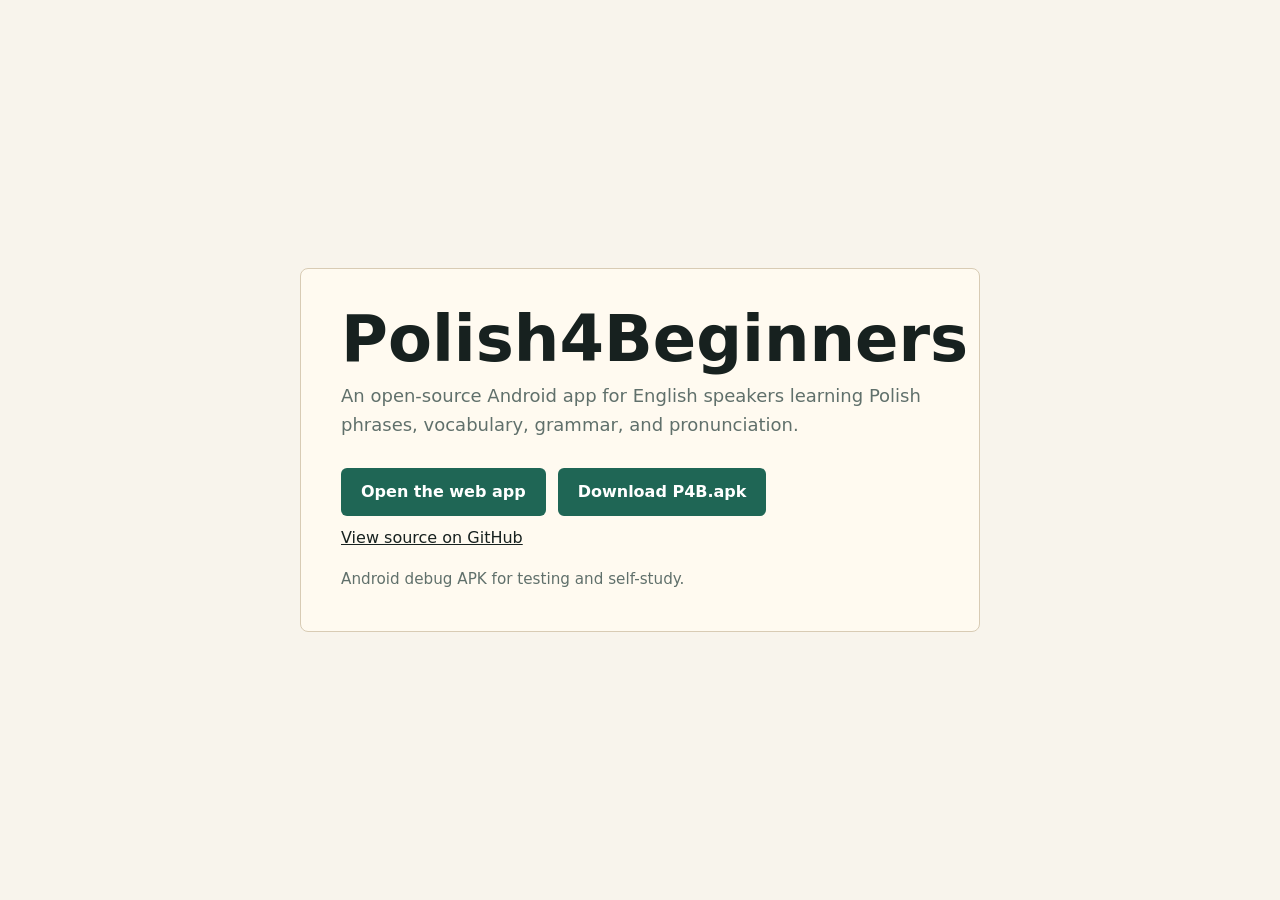
<file: docs/index.html>
<!doctype html>
<html lang="en">
  <head>
    <meta charset="utf-8">
    <meta name="viewport" content="width=device-width, initial-scale=1">
    <title>Polish4Beginners APK</title>
    <meta
      name="description"
      content="Download P4B, an open-source Polish for beginners Android app for English speakers."
    >
    <style>
      :root {
        color-scheme: light;
        --ink: #17211f;
        --muted: #60706b;
        --paper: #f8f4ec;
        --card: #fffaf0;
        --line: #d8cbb4;
        --accent: #1f6655;
        --accent-dark: #164b3f;
      }

      * {
        box-sizing: border-box;
      }

      body {
        margin: 0;
        min-height: 100vh;
        display: grid;
        place-items: center;
        padding: 24px;
        background: var(--paper);
        color: var(--ink);
        font-family: Inter, ui-sans-serif, system-ui, -apple-system, BlinkMacSystemFont, "Segoe UI", sans-serif;
      }

      main {
        width: min(100%, 680px);
        padding: 40px;
        border: 1px solid var(--line);
        border-radius: 8px;
        background: var(--card);
      }

      h1 {
        margin: 0 0 12px;
        font-size: clamp(2rem, 7vw, 4rem);
        line-height: 0.95;
      }

      p {
        margin: 0;
        color: var(--muted);
        font-size: 1.125rem;
        line-height: 1.6;
      }

      .actions {
        display: flex;
        flex-wrap: wrap;
        gap: 12px;
        margin-top: 28px;
      }

      a {
        color: inherit;
      }

      .button {
        min-height: 48px;
        display: inline-flex;
        align-items: center;
        justify-content: center;
        padding: 0 20px;
        border-radius: 6px;
        background: var(--accent);
        color: white;
        font-weight: 800;
        text-decoration: none;
      }

      .button:focus,
      .button:hover {
        background: var(--accent-dark);
      }

      .meta {
        margin-top: 20px;
        font-size: 0.95rem;
      }
    </style>
  </head>
  <body>
    <main>
      <h1>Polish4Beginners</h1>
      <p>An open-source Android app for English speakers learning Polish phrases, vocabulary, grammar, and pronunciation.</p>
      <div class="actions">
        <a class="button" href="app/">Open the web app</a>
        <a class="button" href="P4B.apk" download>Download P4B.apk</a>
        <a href="https://github.com/lida0407/Polish4Beginners-for-English-speakers">View source on GitHub</a>
      </div>
      <p class="meta">Android debug APK for testing and self-study.</p>
    </main>
  </body>
</html>
</file>
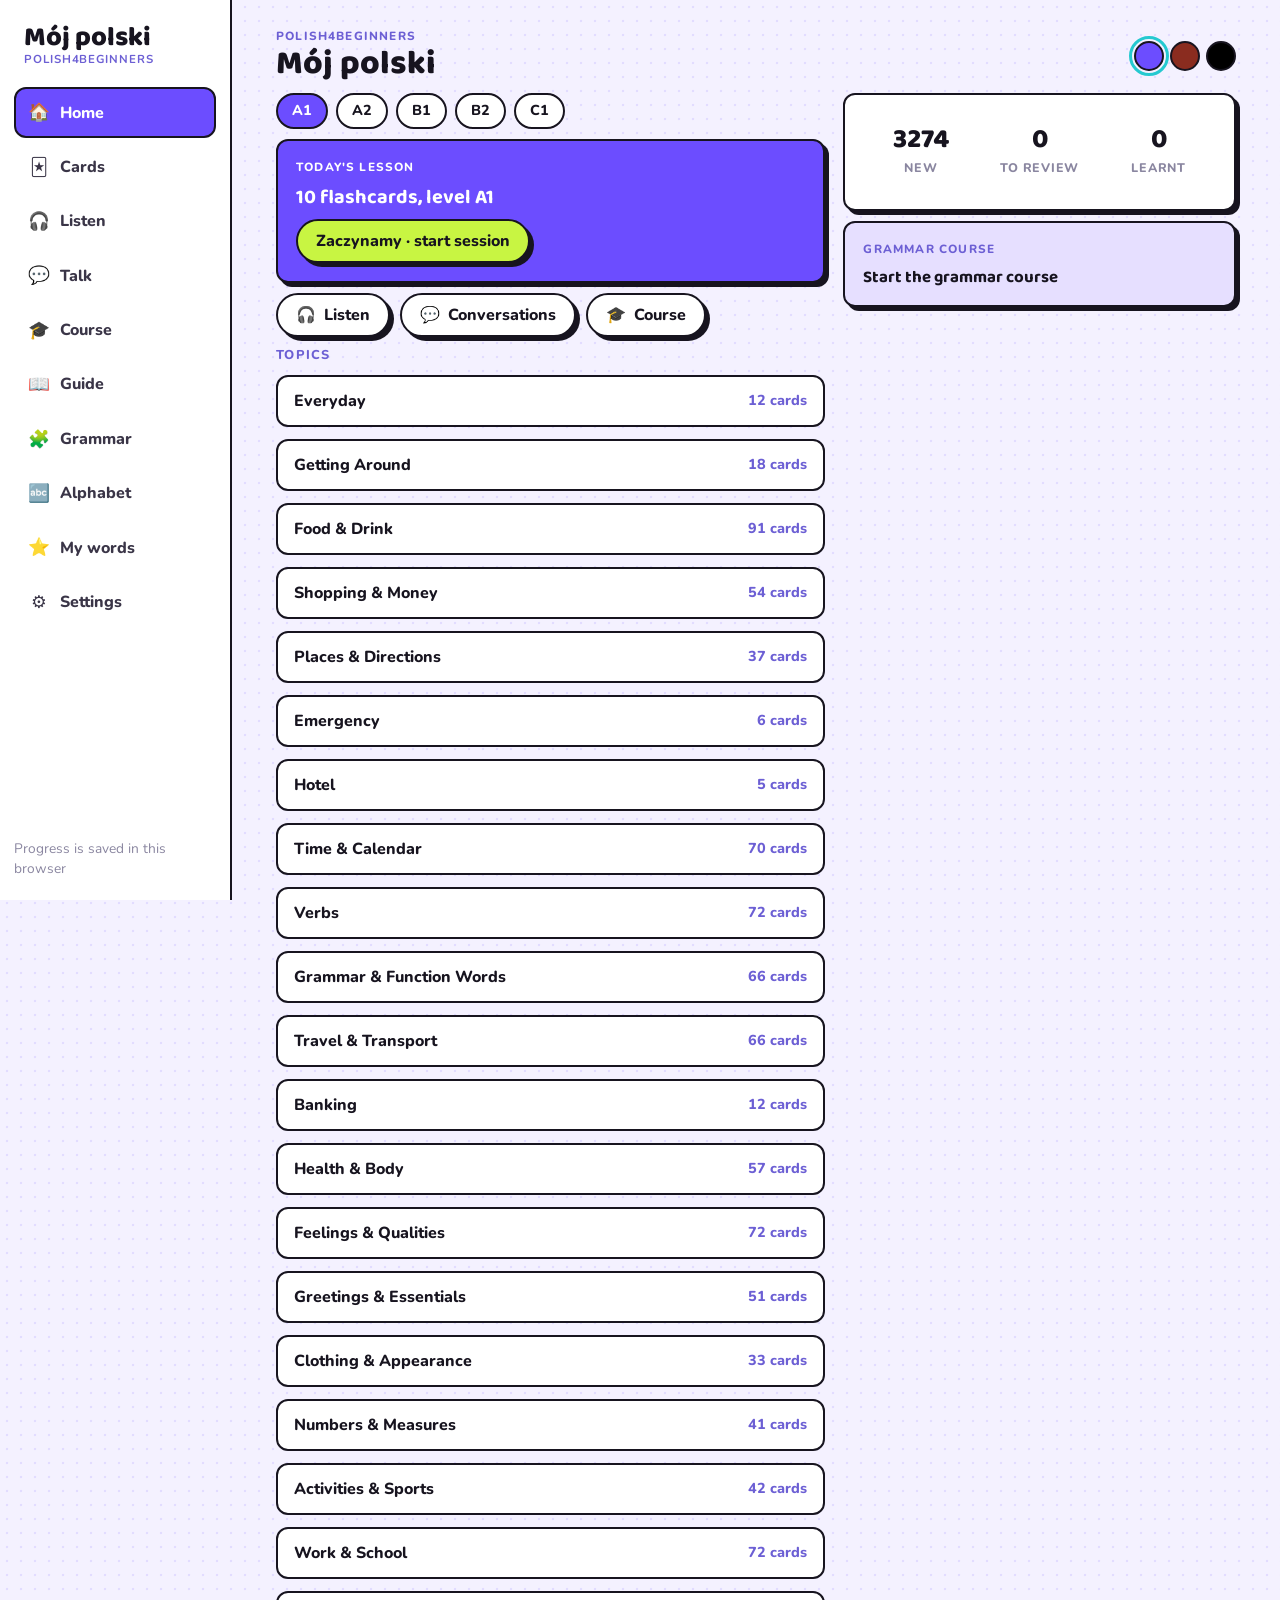
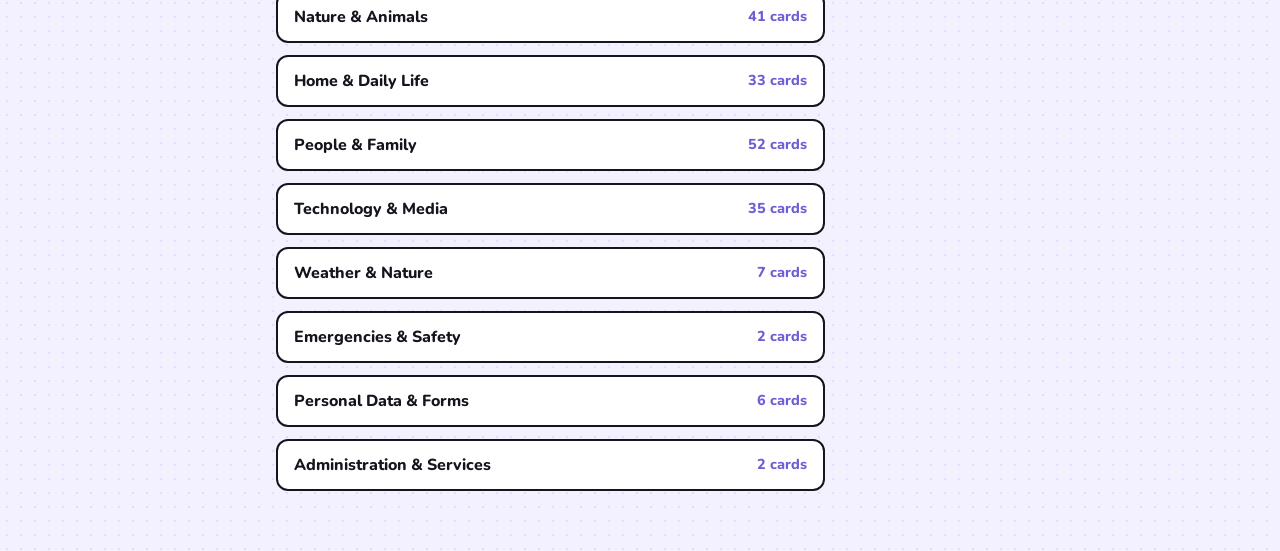
<file: docs/app/index.html>
<!doctype html>
<html lang="en" data-theme="Komiks">
<head>
<meta charset="utf-8">
<meta name="viewport" content="width=device-width, initial-scale=1, viewport-fit=cover">
<title>Polish4Beginners: learn Polish in your browser</title>
<meta name="description" content="Free Polish for English speakers: 3,000+ flashcards with audio, everyday conversations, a grammar course and listening practice. Works on phone and desktop, offline too.">
<meta name="theme-color" content="#6c4dff">
<link rel="manifest" href="manifest.webmanifest">
<link rel="icon" href="icons/icon-32.png" sizes="32x32">
<link rel="apple-touch-icon" href="icons/icon-180.png">
<link rel="preload" href="fonts/nunito-800.woff2" as="font" type="font/woff2" crossorigin>
<link rel="stylesheet" href="css/app.css">
<script>try{document.documentElement.dataset.theme=(JSON.parse(localStorage.getItem('p4b:settings')||'{}').theme)||'Komiks'}catch(e){}</script>
</head>
<body>
<div id="app">
  <nav class="nav" id="nav" aria-label="Main"></nav>
  <main id="main"><div class="loading">Ładowanie… loading</div></main>
</div>
<noscript>Polish4Beginners needs JavaScript.</noscript>
<script type="module" src="js/app.js"></script>
</body>
</html>
</file>
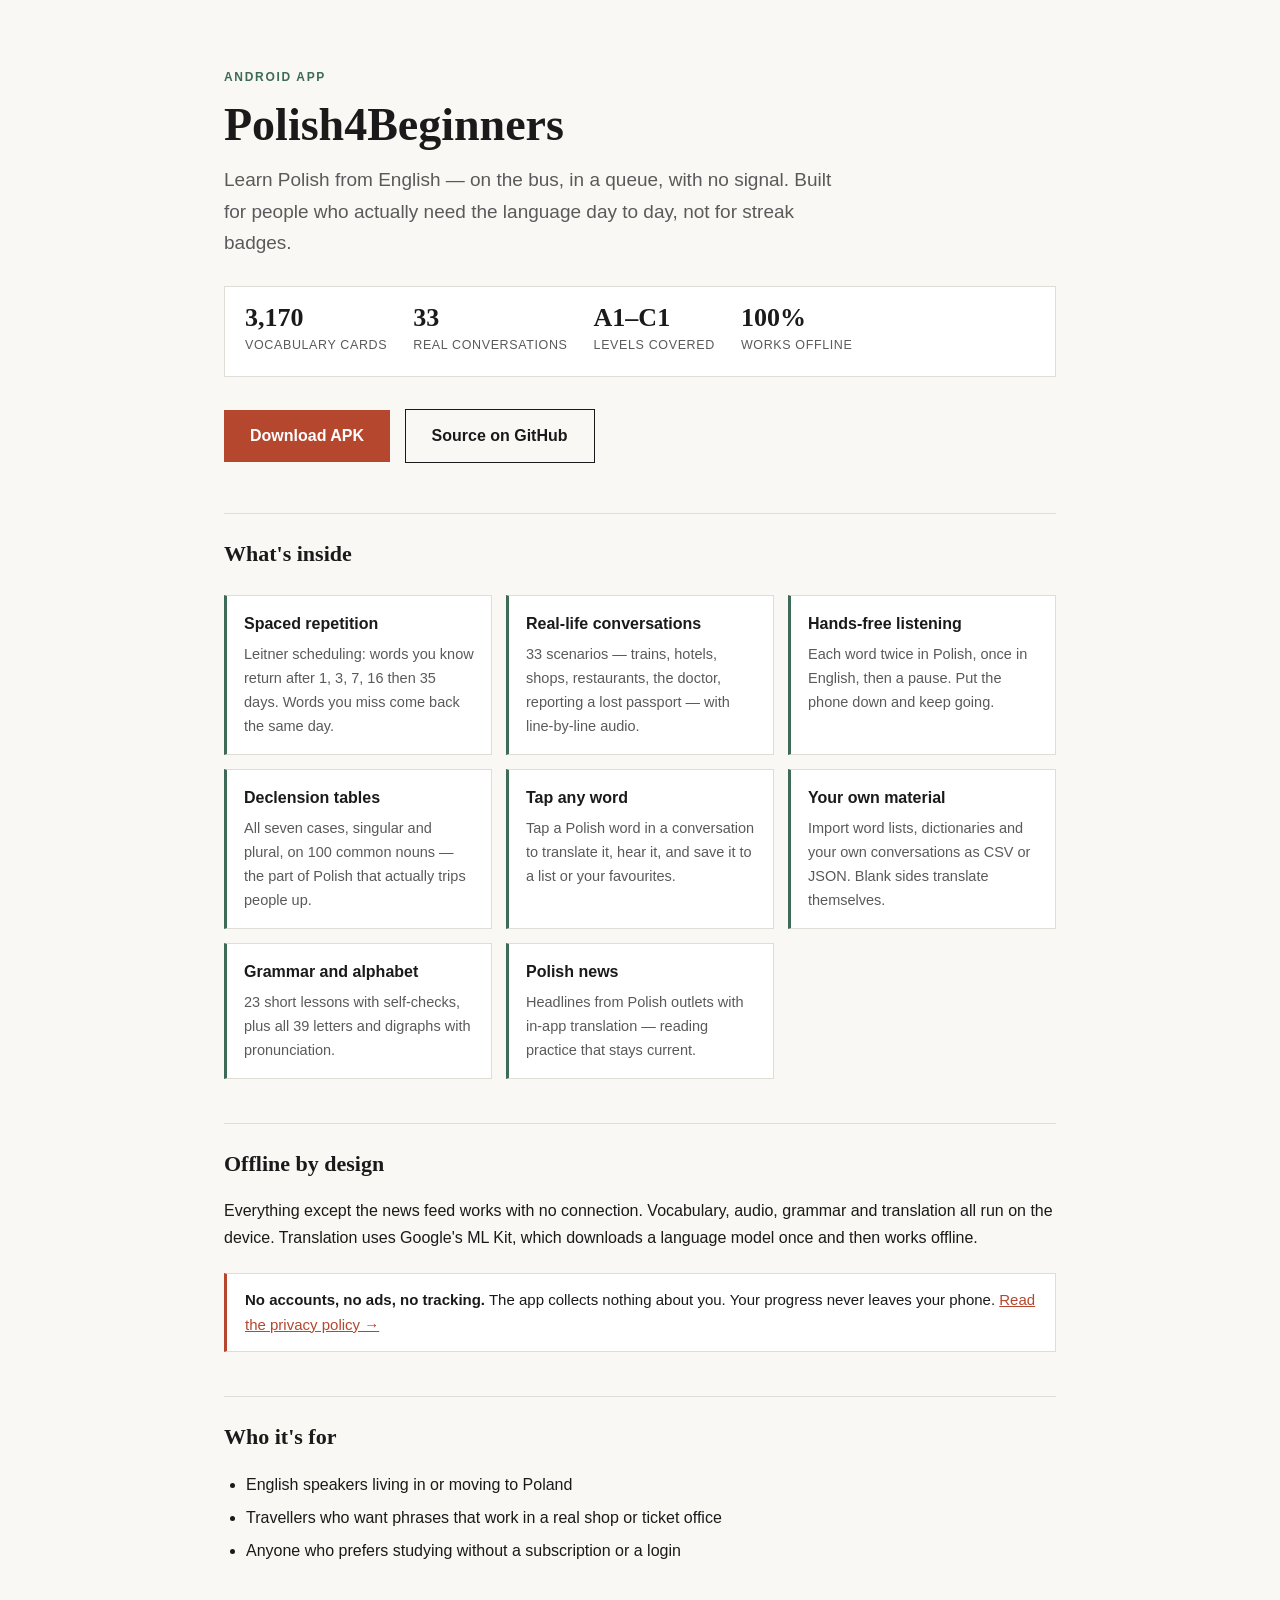
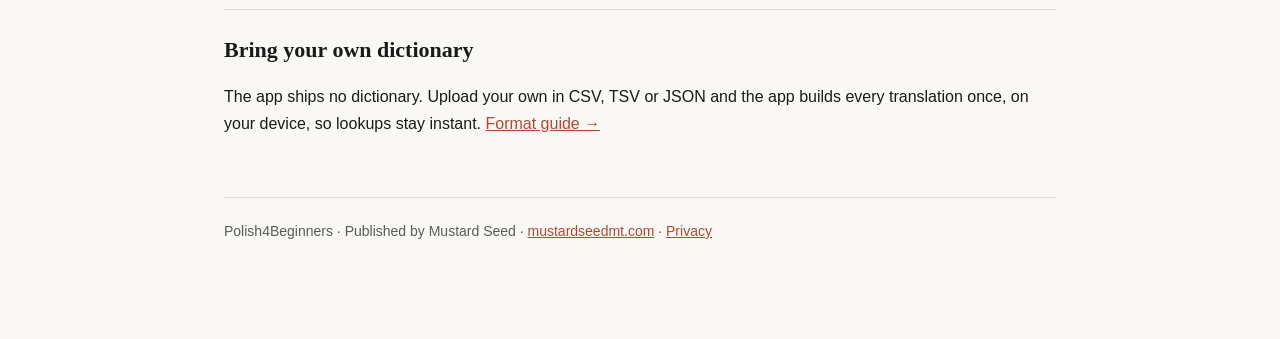
<file: docs/polish4beginners.html>
<!doctype html>
<html lang="en">
<head>
<meta charset="utf-8">
<meta name="viewport" content="width=device-width, initial-scale=1">
<title>Polish4Beginners — Learn Polish offline, from English</title>
<meta name="description" content="An offline-first Android app for English speakers learning Polish: 3,170 vocabulary cards, spaced repetition, 33 real-life conversations, grammar, declension tables and hands-free listening.">
<style>
  :root{--ink:#1a1a1a;--muted:#5a5a5a;--line:#e0ddd6;--bg:#faf8f4;--panel:#fff;
        --accent:#b4472e;--accent2:#3d6b57}
  *{box-sizing:border-box}
  body{margin:0;background:var(--bg);color:var(--ink);
       font:16px/1.65 -apple-system,BlinkMacSystemFont,"Segoe UI",Roboto,Helvetica,Arial,sans-serif}
  .wrap{max-width:880px;margin:0 auto;padding:56px 24px 96px}
  .kicker{letter-spacing:.14em;text-transform:uppercase;font-size:12px;
          font-weight:700;color:var(--accent2)}
  h1{font-size:clamp(32px,5vw,46px);line-height:1.1;margin:10px 0 14px;
     font-family:Georgia,"Times New Roman",serif}
  .lede{font-size:19px;color:var(--muted);margin:0 0 28px;max-width:60ch}
  h2{font-size:22px;margin:44px 0 14px;padding-top:22px;border-top:1px solid var(--line);
     font-family:Georgia,"Times New Roman",serif}
  .grid{display:grid;grid-template-columns:repeat(auto-fit,minmax(230px,1fr));gap:14px;margin:22px 0}
  .card{background:var(--panel);border:1px solid var(--line);border-left:3px solid var(--accent2);
        padding:15px 17px}
  .card h3{margin:0 0 6px;font-size:16px}
  .card p{margin:0;font-size:14.5px;color:var(--muted)}
  .stats{display:flex;flex-wrap:wrap;gap:26px;margin:26px 0;padding:18px 20px;
         background:var(--panel);border:1px solid var(--line)}
  .stat b{display:block;font-size:26px;font-family:Georgia,serif;line-height:1}
  .stat span{font-size:12.5px;color:var(--muted);letter-spacing:.05em;text-transform:uppercase}
  .cta{display:inline-block;background:var(--accent);color:#fff;text-decoration:none;
       padding:13px 26px;font-weight:600;margin:6px 10px 6px 0}
  .cta.ghost{background:transparent;color:var(--ink);border:1.5px solid var(--ink)}
  ul{padding-left:22px}li{margin:7px 0}
  a{color:var(--accent)}
  .note{background:var(--panel);border:1px solid var(--line);border-left:3px solid var(--accent);
        padding:14px 18px;margin:22px 0;font-size:15px}
  footer{margin-top:60px;padding-top:22px;border-top:1px solid var(--line);
         color:var(--muted);font-size:14px}
</style>
</head>
<body>
<div class="wrap">

  <p class="kicker">Android app</p>
  <h1>Polish4Beginners</h1>
  <p class="lede">Learn Polish from English — on the bus, in a queue, with no signal.
  Built for people who actually need the language day to day, not for streak badges.</p>

  <div class="stats">
    <div class="stat"><b>3,170</b><span>Vocabulary cards</span></div>
    <div class="stat"><b>33</b><span>Real conversations</span></div>
    <div class="stat"><b>A1–C1</b><span>Levels covered</span></div>
    <div class="stat"><b>100%</b><span>Works offline</span></div>
  </div>

  <a class="cta" href="https://lida0407.github.io/Polish4Beginners-for-English-speakers/P4B.apk">Download APK</a>
  <a class="cta ghost" href="https://github.com/lida0407/Polish4Beginners-for-English-speakers">Source on GitHub</a>

  <h2>What's inside</h2>
  <div class="grid">
    <div class="card"><h3>Spaced repetition</h3>
      <p>Leitner scheduling: words you know return after 1, 3, 7, 16 then 35 days.
      Words you miss come back the same day.</p></div>
    <div class="card"><h3>Real-life conversations</h3>
      <p>33 scenarios — trains, hotels, shops, restaurants, the doctor, reporting a
      lost passport — with line-by-line audio.</p></div>
    <div class="card"><h3>Hands-free listening</h3>
      <p>Each word twice in Polish, once in English, then a pause. Put the phone
      down and keep going.</p></div>
    <div class="card"><h3>Declension tables</h3>
      <p>All seven cases, singular and plural, on 100 common nouns — the part of
      Polish that actually trips people up.</p></div>
    <div class="card"><h3>Tap any word</h3>
      <p>Tap a Polish word in a conversation to translate it, hear it, and save it
      to a list or your favourites.</p></div>
    <div class="card"><h3>Your own material</h3>
      <p>Import word lists, dictionaries and your own conversations as CSV or
      JSON. Blank sides translate themselves.</p></div>
    <div class="card"><h3>Grammar and alphabet</h3>
      <p>23 short lessons with self-checks, plus all 39 letters and digraphs with
      pronunciation.</p></div>
    <div class="card"><h3>Polish news</h3>
      <p>Headlines from Polish outlets with in-app translation — reading practice
      that stays current.</p></div>
  </div>

  <h2>Offline by design</h2>
  <p>Everything except the news feed works with no connection. Vocabulary, audio,
  grammar and translation all run on the device. Translation uses Google's ML Kit,
  which downloads a language model once and then works offline.</p>

  <div class="note">
    <strong>No accounts, no ads, no tracking.</strong> The app collects nothing about
    you. Your progress never leaves your phone.
    <a href="privacy.html">Read the privacy policy →</a>
  </div>

  <h2>Who it's for</h2>
  <ul>
    <li>English speakers living in or moving to Poland</li>
    <li>Travellers who want phrases that work in a real shop or ticket office</li>
    <li>Anyone who prefers studying without a subscription or a login</li>
  </ul>

  <h2>Bring your own dictionary</h2>
  <p>The app ships no dictionary. Upload your own in CSV, TSV or JSON and the app
  builds every translation once, on your device, so lookups stay instant.
  <a href="DICTIONARY_FORMAT.md">Format guide →</a></p>

  <footer>
    Polish4Beginners · Published by Mustard Seed ·
    <a href="https://mustardseedmt.com">mustardseedmt.com</a> ·
    <a href="privacy.html">Privacy</a>
  </footer>

</div>
</body>
</html>
</file>
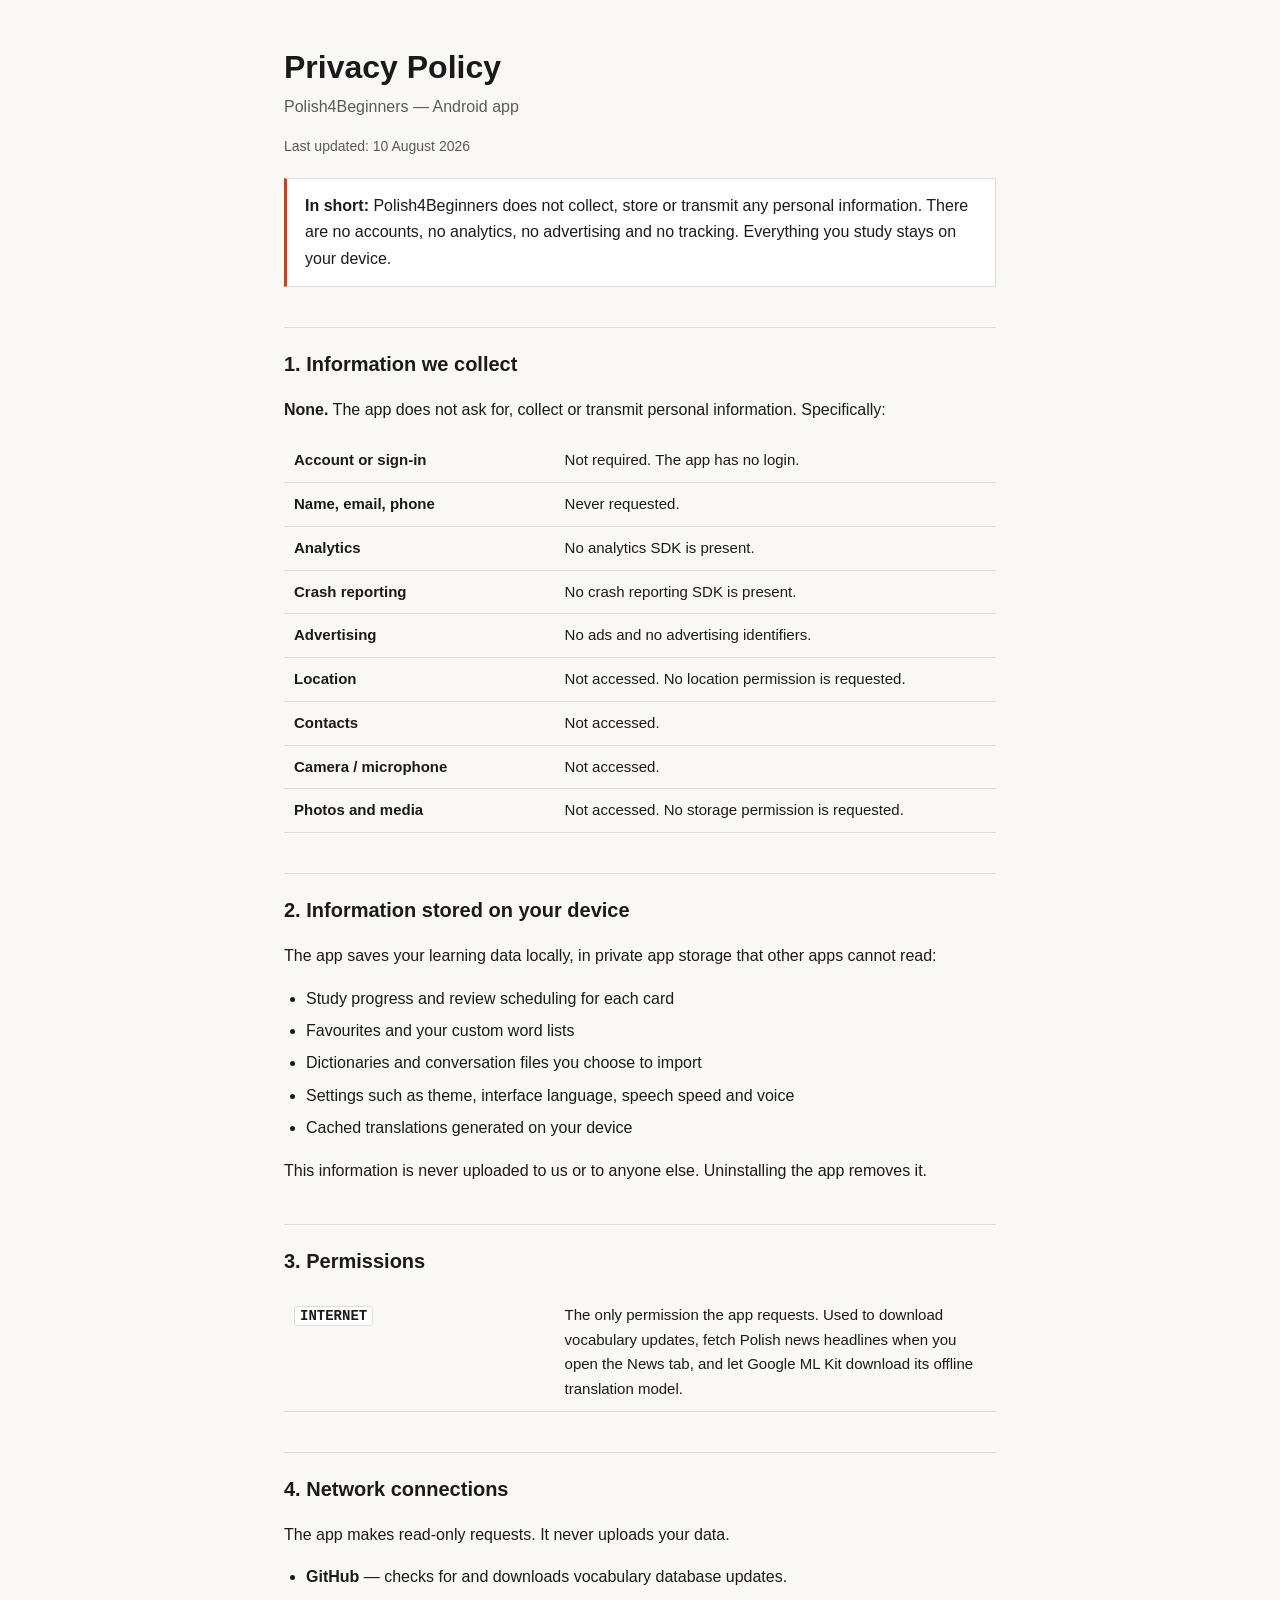
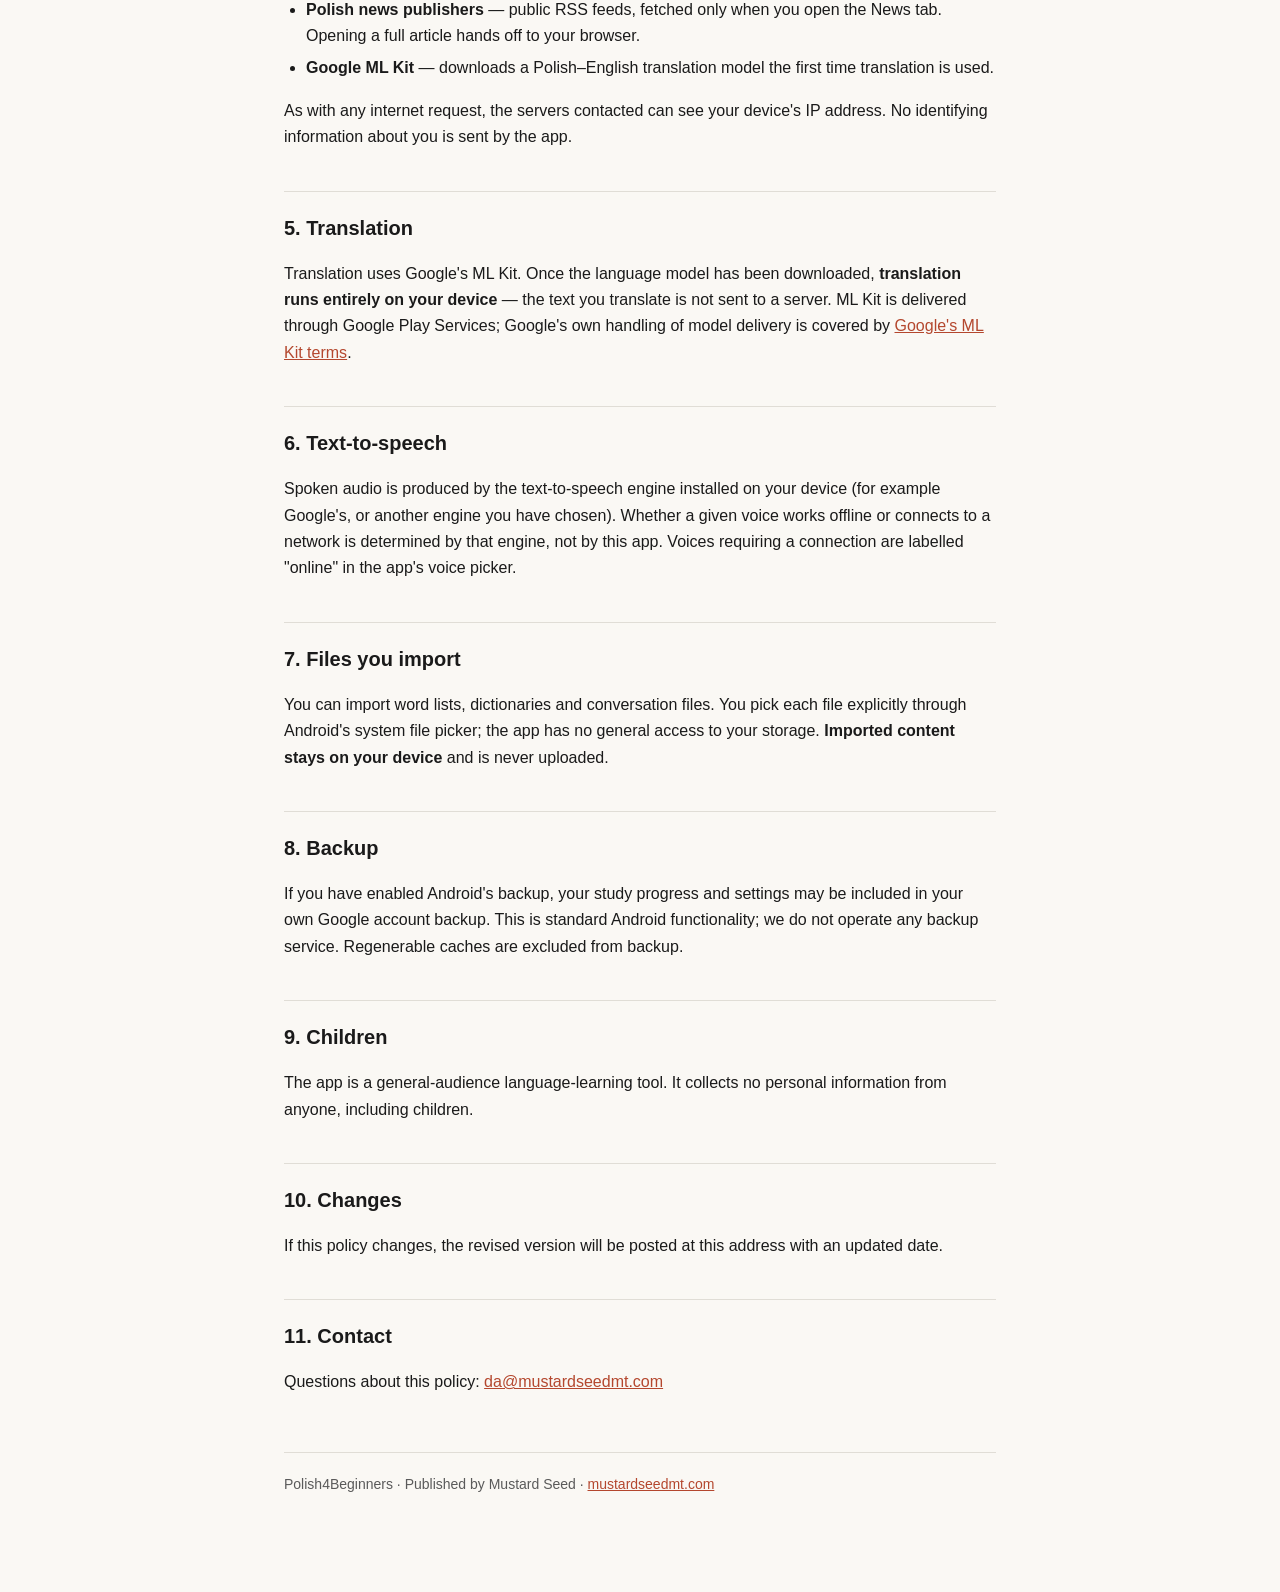
<file: docs/privacy.html>
<!doctype html>
<html lang="en">
<head>
<meta charset="utf-8">
<meta name="viewport" content="width=device-width, initial-scale=1">
<title>Privacy Policy — Polish4Beginners</title>
<style>
  :root{--ink:#1a1a1a;--muted:#5a5a5a;--line:#e0ddd6;--bg:#faf8f4;--accent:#b4472e}
  *{box-sizing:border-box}
  body{margin:0;background:var(--bg);color:var(--ink);
       font:16px/1.65 -apple-system,BlinkMacSystemFont,"Segoe UI",Roboto,Helvetica,Arial,sans-serif}
  .wrap{max-width:760px;margin:0 auto;padding:48px 24px 96px}
  h1{font-size:32px;line-height:1.2;margin:0 0 8px}
  h2{font-size:20px;margin:40px 0 12px;padding-top:20px;border-top:1px solid var(--line)}
  .sub{color:var(--muted);margin:0 0 4px}
  .updated{color:var(--muted);font-size:14px}
  table{border-collapse:collapse;width:100%;margin:16px 0;font-size:15px}
  th,td{text-align:left;padding:9px 10px;border-bottom:1px solid var(--line);vertical-align:top}
  th{font-weight:600;width:38%}
  code{background:#fff;border:1px solid var(--line);border-radius:3px;padding:1px 5px;font-size:14px}
  ul{padding-left:22px}
  li{margin:6px 0}
  .box{background:#fff;border:1px solid var(--line);border-left:3px solid var(--accent);
       padding:14px 18px;margin:20px 0}
  a{color:var(--accent)}
  footer{margin-top:56px;padding-top:20px;border-top:1px solid var(--line);
         color:var(--muted);font-size:14px}
</style>
</head>
<body>
<div class="wrap">

<h1>Privacy Policy</h1>
<p class="sub">Polish4Beginners — Android app</p>
<p class="updated">Last updated: 10 August 2026</p>

<div class="box">
  <strong>In short:</strong> Polish4Beginners does not collect, store or transmit
  any personal information. There are no accounts, no analytics, no advertising
  and no tracking. Everything you study stays on your device.
</div>

<h2>1. Information we collect</h2>
<p><strong>None.</strong> The app does not ask for, collect or transmit personal
information. Specifically:</p>
<table>
  <tr><th>Account or sign-in</th><td>Not required. The app has no login.</td></tr>
  <tr><th>Name, email, phone</th><td>Never requested.</td></tr>
  <tr><th>Analytics</th><td>No analytics SDK is present.</td></tr>
  <tr><th>Crash reporting</th><td>No crash reporting SDK is present.</td></tr>
  <tr><th>Advertising</th><td>No ads and no advertising identifiers.</td></tr>
  <tr><th>Location</th><td>Not accessed. No location permission is requested.</td></tr>
  <tr><th>Contacts</th><td>Not accessed.</td></tr>
  <tr><th>Camera / microphone</th><td>Not accessed.</td></tr>
  <tr><th>Photos and media</th><td>Not accessed. No storage permission is requested.</td></tr>
</table>

<h2>2. Information stored on your device</h2>
<p>The app saves your learning data locally, in private app storage that other
apps cannot read:</p>
<ul>
  <li>Study progress and review scheduling for each card</li>
  <li>Favourites and your custom word lists</li>
  <li>Dictionaries and conversation files you choose to import</li>
  <li>Settings such as theme, interface language, speech speed and voice</li>
  <li>Cached translations generated on your device</li>
</ul>
<p>This information is never uploaded to us or to anyone else. Uninstalling the
app removes it.</p>

<h2>3. Permissions</h2>
<table>
  <tr><th><code>INTERNET</code></th><td>The only permission the app requests. Used to
  download vocabulary updates, fetch Polish news headlines when you open the News
  tab, and let Google&nbsp;ML&nbsp;Kit download its offline translation model.</td></tr>
</table>

<h2>4. Network connections</h2>
<p>The app makes read-only requests. It never uploads your data.</p>
<ul>
  <li><strong>GitHub</strong> — checks for and downloads vocabulary database
      updates.</li>
  <li><strong>Polish news publishers</strong> — public RSS feeds, fetched only
      when you open the News tab. Opening a full article hands off to your
      browser.</li>
  <li><strong>Google ML Kit</strong> — downloads a Polish–English translation
      model the first time translation is used.</li>
</ul>
<p>As with any internet request, the servers contacted can see your device's IP
address. No identifying information about you is sent by the app.</p>

<h2>5. Translation</h2>
<p>Translation uses Google's ML&nbsp;Kit. Once the language model has been
downloaded, <strong>translation runs entirely on your device</strong> — the text
you translate is not sent to a server. ML&nbsp;Kit is delivered through Google
Play Services; Google's own handling of model delivery is covered by
<a href="https://developers.google.com/ml-kit/terms">Google's ML Kit terms</a>.</p>

<h2>6. Text-to-speech</h2>
<p>Spoken audio is produced by the text-to-speech engine installed on your device
(for example Google's, or another engine you have chosen). Whether a given voice
works offline or connects to a network is determined by that engine, not by this
app. Voices requiring a connection are labelled "online" in the app's voice
picker.</p>

<h2>7. Files you import</h2>
<p>You can import word lists, dictionaries and conversation files. You pick each
file explicitly through Android's system file picker; the app has no general
access to your storage. <strong>Imported content stays on your device</strong> and
is never uploaded.</p>

<h2>8. Backup</h2>
<p>If you have enabled Android's backup, your study progress and settings may be
included in your own Google account backup. This is standard Android
functionality; we do not operate any backup service. Regenerable caches are
excluded from backup.</p>

<h2>9. Children</h2>
<p>The app is a general-audience language-learning tool. It collects no personal
information from anyone, including children.</p>

<h2>10. Changes</h2>
<p>If this policy changes, the revised version will be posted at this address with
an updated date.</p>

<h2>11. Contact</h2>
<p>Questions about this policy: <a href="mailto:da@mustardseedmt.com">da@mustardseedmt.com</a></p>

<footer>
  Polish4Beginners · Published by Mustard Seed ·
  <a href="https://mustardseedmt.com">mustardseedmt.com</a>
</footer>

</div>
</body>
</html>
</file>
<file: docs/app/css/app.css>
/* Polish4Beginners web app. Three themes share one token set (same values as the Android app). */

@font-face { font-family: Nunito; font-weight: 400; font-display: swap; src: url(../fonts/nunito-400.woff2) format('woff2'); }
@font-face { font-family: Nunito; font-weight: 700; font-display: swap; src: url(../fonts/nunito-700.woff2) format('woff2'); }
@font-face { font-family: Nunito; font-weight: 800; font-display: swap; src: url(../fonts/nunito-800.woff2) format('woff2'); }
@font-face { font-family: Nunito; font-weight: 900; font-display: swap; src: url(../fonts/nunito-900.woff2) format('woff2'); }
@font-face { font-family: 'Baloo 2'; font-weight: 600; font-display: swap; src: url(../fonts/baloo2-600.woff2) format('woff2'); }
@font-face { font-family: 'Baloo 2'; font-weight: 700; font-display: swap; src: url(../fonts/baloo2-700.woff2) format('woff2'); }
@font-face { font-family: 'Baloo 2'; font-weight: 800; font-display: swap; src: url(../fonts/baloo2-800.woff2) format('woff2'); }
@font-face { font-family: Literata; font-weight: 400; font-display: swap; src: url(../fonts/literata-400.woff2) format('woff2'); }
@font-face { font-family: Literata; font-weight: 650; font-display: swap; src: url(../fonts/literata-650.woff2) format('woff2'); }
@font-face { font-family: Literata; font-weight: 700; font-display: swap; src: url(../fonts/literata-700.woff2) format('woff2'); }

:root, :root[data-theme='Komiks'] {
  --bg: #f4f1ff; --panel: #ffffff; --ink: #17141f; --body: #3a3547; --muted: #6c5fd4; --faint: #8a86a0; --ghost: #b9b5cc;
  --soft-line: #d9d2f5; --dash: #d9d2f5; --shadow: #17141f;
  --accent: #6c4dff; --accent-alt: #ff5c7a; --accent-soft: #e6dfff; --on-accent: #ffffff;
  --accent2: #c8f542; --on-accent2: #17141f; --accent2-text: #5a7a0e; --accent3: #25c9d0;
  --radius: 12px; --border: 2.5px; --btn-radius: 999px; --shadow-off: 4px;
  --font-ui: Nunito, system-ui, sans-serif; --font-display: 'Baloo 2', Nunito, system-ui, sans-serif;
  --pl-color: var(--accent); --pl-weight: 800;
  --halftone: radial-gradient(circle, rgba(108, 77, 255, 0.13) 1.2px, transparent 1.6px);
  --ok: #1f9d55; --bad: #d92d4b;
}
:root[data-theme='Książka'] {
  --bg: #f3ead6; --panel: #fbf7ec; --ink: #2a2118; --body: #3a2e22; --muted: #6d5c49; --faint: #95836c; --ghost: #c4b49b;
  --soft-line: #e4d8bf; --dash: #cdbb9c; --shadow: #d8c8a8;
  --accent: #8a2c1f; --accent-alt: #d9b36a; --accent-soft: #f1e1cf; --on-accent: #fbf7ec;
  --accent2: #24426b; --on-accent2: #fbf7ec; --accent2-text: #24426b; --accent3: #a8822f;
  --radius: 2px; --border: 1.2px; --btn-radius: 2px; --shadow-off: 3px;
  --font-ui: Literata, Georgia, serif; --font-display: Literata, Georgia, serif;
  --pl-color: #24426b; --pl-weight: 700; --halftone: none;
  --ok: #2f6b3a; --bad: #8a2c1f;
}
:root[data-theme='Atrament'] {
  --bg: #ffffff; --panel: #ffffff; --ink: #000000; --body: #111111; --muted: #2e2e2e; --faint: #4a4a4a; --ghost: #7a7a7a;
  --soft-line: #bdbdbd; --dash: #8a8a8a; --shadow: #ffffff;
  --accent: #000000; --accent-alt: #d0d0d0; --accent-soft: #e8e8e8; --on-accent: #ffffff;
  --accent2: #000000; --on-accent2: #ffffff; --accent2-text: #000000; --accent3: #444444;
  --radius: 4px; --border: 2px; --btn-radius: 4px; --shadow-off: 0px;
  --font-ui: Literata, Georgia, serif; --font-display: Literata, Georgia, serif;
  --pl-color: #000000; --pl-weight: 700; --halftone: none;
  --ok: #000000; --bad: #000000;
}

* { box-sizing: border-box; }
html { -webkit-text-size-adjust: 100%; }
body {
  margin: 0; background: var(--bg); background-image: var(--halftone); background-size: 14px 14px;
  color: var(--body); font: 400 16px/1.5 var(--font-ui); -webkit-font-smoothing: antialiased;
}
h1, h2, h3 { font-family: var(--font-display); color: var(--ink); line-height: 1.15; margin: 0; }
h1 { font-size: clamp(1.6rem, 4vw, 2.1rem); font-weight: 800; }
h2 { font-size: 1.25rem; font-weight: 700; }
h3 { font-size: 1.05rem; font-weight: 700; }
p { margin: 0 0 0.6em; }
a { color: var(--accent); }
button, input, select, textarea { font: inherit; color: inherit; }
button { cursor: pointer; }
:focus-visible { outline: 3px solid var(--accent3); outline-offset: 2px; }

/* ---------------------------------------------------------------- shell */
#app { display: grid; grid-template-columns: 232px minmax(0, 1fr); min-height: 100dvh; }
.nav {
  position: sticky; top: 0; height: 100dvh; display: flex; flex-direction: column; gap: 4px; padding: 20px 14px;
  background: var(--panel); border-right: var(--border) solid var(--ink);
}
.wordmark { font: 800 1.7rem/1 var(--font-display); color: var(--ink); text-decoration: none; padding: 4px 10px 16px; display: block; }
.wordmark small { display: block; font: 700 0.72rem/1.4 var(--font-ui); color: var(--muted); letter-spacing: 0.08em; text-transform: uppercase; }
.nav a.nav-item {
  display: flex; align-items: center; gap: 10px; padding: 10px 12px; border-radius: var(--radius); color: var(--body);
  text-decoration: none; font-weight: 800; border: var(--border) solid transparent;
}
.nav a.nav-item:hover { background: var(--accent-soft); }
.nav a.nav-item.on { background: var(--accent); color: var(--on-accent); border-color: var(--ink); }
.nav-icon { width: 22px; text-align: center; font-size: 1.1rem; }
.nav-foot { margin-top: auto; display: grid; gap: 8px; font-size: 0.85rem; color: var(--faint); }
.nav-more { display: contents; }
main { padding: 28px clamp(16px, 4vw, 44px) 60px; max-width: 1180px; width: 100%; }
.view { display: grid; gap: 18px; align-content: start; }
.view:focus { outline: none; }

@media (max-width: 860px) {
  #app { display: block; }
  .nav {
    position: fixed; inset: auto 0 0 0; top: auto; height: auto; flex-direction: row; justify-content: space-around; gap: 0;
    padding: 6px 4px calc(6px + env(safe-area-inset-bottom)); border-right: 0; border-top: var(--border) solid var(--ink); z-index: 20;
  }
  .wordmark, .nav-foot, .nav a.nav-item.desk { display: none; }
  .nav a.nav-item { flex: 1; flex-direction: column; gap: 0; padding: 6px 2px; font-size: 0.68rem; text-align: center; }
  .nav-icon { font-size: 1.25rem; }
  main { padding: 16px 16px calc(92px + env(safe-area-inset-bottom)); }
  body.focus-mode .nav { display: none; }
  body.focus-mode main { padding-bottom: 24px; }
}
@media (min-width: 861px) { .nav a.nav-item.phone { display: none; } }

/* ----------------------------------------------------------- components */
.page-head { display: flex; align-items: center; gap: 12px; }
.page-head-text { flex: 1; min-width: 0; }
.page-head-right { display: flex; gap: 8px; flex-wrap: wrap; justify-content: flex-end; }
.back {
  display: grid; place-items: center; width: 42px; height: 42px; border: var(--border) solid var(--ink); border-radius: var(--btn-radius);
  background: var(--panel); color: var(--ink); text-decoration: none; font-weight: 900; flex: none;
}
.kicker { font: 800 0.74rem/1.4 var(--font-ui); letter-spacing: 0.1em; text-transform: uppercase; color: var(--muted); }
.muted { color: var(--faint); }
.small { font-size: 0.86rem; }
.pl { color: var(--pl-color); font-weight: var(--pl-weight); }
.section { display: grid; gap: 10px; }
.section-title { font: 800 0.8rem/1.4 var(--font-ui); letter-spacing: 0.1em; text-transform: uppercase; color: var(--muted); }

.btn {
  display: inline-flex; align-items: center; justify-content: center; gap: 8px; min-height: 44px; padding: 8px 18px;
  border: var(--border) solid var(--ink); border-radius: var(--btn-radius); background: var(--panel); color: var(--ink);
  font-weight: 800; text-decoration: none; box-shadow: var(--shadow-off) var(--shadow-off) 0 var(--shadow);
  transition: transform 0.08s, box-shadow 0.08s;
}
.btn:hover { transform: translate(-1px, -1px); }
.btn:active { transform: translate(var(--shadow-off), var(--shadow-off)); box-shadow: 0 0 0 var(--shadow); }
.btn:disabled { opacity: 0.45; cursor: not-allowed; transform: none; }
.btn-primary { background: var(--accent); color: var(--on-accent); }
.btn-lime { background: var(--accent2); color: var(--on-accent2); }
.btn-danger { background: var(--panel); color: var(--bad); border-color: var(--bad); }
.btn-sm { min-height: 36px; padding: 4px 12px; font-size: 0.88rem; box-shadow: 2px 2px 0 var(--shadow); }
.btn-block { display: flex; width: 100%; }

.chips { display: flex; flex-wrap: wrap; gap: 8px; }
.chip {
  display: inline-flex; align-items: center; gap: 6px; min-height: 36px; padding: 4px 14px; border: var(--border) solid var(--ink);
  border-radius: var(--btn-radius); background: var(--panel); color: var(--ink); font-weight: 800; font-size: 0.9rem;
}
.chip.on { background: var(--accent); color: var(--on-accent); }
.chip-count { font-weight: 700; opacity: 0.75; font-size: 0.8em; }

.card {
  display: block; width: 100%; text-align: left; background: var(--panel); border: var(--border) solid var(--ink);
  border-radius: var(--radius); padding: 18px; box-shadow: var(--shadow-off) var(--shadow-off) 0 var(--shadow);
}
.card-tap { transition: transform 0.08s; }
.card-tap:hover { transform: translate(-1px, -1px); }
.card-hero { background: var(--accent); color: var(--on-accent); }
.card-hero h2, .card-hero .kicker { color: var(--on-accent); }
.card-soft { background: var(--accent-soft); }

.row {
  display: flex; align-items: center; justify-content: space-between; gap: 12px; width: 100%; min-height: 52px; padding: 10px 16px;
  text-align: left; background: var(--panel); border: var(--border) solid var(--ink); border-radius: var(--radius); color: var(--ink); font-weight: 800;
}
.row:hover { background: var(--accent-soft); }
.row-main { display: grid; min-width: 0; }
.row-sub { font-weight: 400; font-size: 0.86rem; color: var(--faint); }
.row-right { color: var(--muted); font-size: 0.9rem; white-space: nowrap; flex: none; }

.grid { display: grid; gap: 12px; }
.grid-2 { grid-template-columns: repeat(auto-fill, minmax(min(100%, 300px), 1fr)); }
.grid-3 { grid-template-columns: repeat(auto-fill, minmax(min(100%, 220px), 1fr)); }
.grid-tiles { grid-template-columns: repeat(auto-fill, minmax(104px, 1fr)); }
.stack { display: grid; gap: 10px; }
.hstack { display: flex; flex-wrap: wrap; gap: 10px; align-items: center; }
.spread { display: flex; justify-content: space-between; align-items: center; gap: 10px; flex-wrap: wrap; }
.center { text-align: center; justify-items: center; }
.cols { display: grid; gap: 18px; grid-template-columns: minmax(0, 1fr); }
@media (min-width: 1000px) { .cols { grid-template-columns: minmax(0, 1.4fr) minmax(0, 1fr); align-items: start; } }

.stat { text-align: center; padding: 12px 8px; }
.stat b { display: block; font: 800 1.7rem/1.1 var(--font-display); color: var(--ink); }
.stat span { font-size: 0.78rem; font-weight: 800; letter-spacing: 0.06em; text-transform: uppercase; color: var(--faint); }

.input, select.input, textarea.input {
  width: 100%; min-height: 46px; padding: 8px 14px; background: var(--panel); border: var(--border) solid var(--ink);
  border-radius: var(--radius); color: var(--ink);
}
textarea.input { min-height: 96px; resize: vertical; }

.progress { height: 12px; border: var(--border) solid var(--ink); border-radius: 999px; background: var(--panel); overflow: hidden; }
.progress-fill {
  height: 100%; background: repeating-linear-gradient(-45deg, var(--accent), var(--accent) 8px, var(--accent-alt) 8px, var(--accent-alt) 16px);
  transition: width 0.25s;
}
.empty { padding: 28px 18px; text-align: center; border: var(--border) dashed var(--dash); border-radius: var(--radius); color: var(--faint); display: grid; gap: 10px; justify-items: center; }
.divider { border: 0; border-top: 2px dashed var(--dash); margin: 4px 0; }
.tag { display: inline-block; padding: 1px 9px; border-radius: 999px; background: var(--accent2); color: var(--on-accent2); font-size: 0.75rem; font-weight: 800; border: 1.5px solid var(--ink); }

/* flashcard */
.flash {
  min-height: min(52dvh, 380px); display: grid; place-items: center; text-align: center; gap: 10px; padding: 28px 20px; cursor: pointer;
}
.flash-front { font: 800 clamp(1.7rem, 6vw, 2.6rem)/1.2 var(--font-display); color: var(--ink); }
.flash-hint { font-size: 0.78rem; font-weight: 800; letter-spacing: 0.1em; color: var(--ghost); text-transform: uppercase; }
.flash-back { font-size: 1.25rem; font-weight: 700; }
.phonetic { font-style: italic; color: var(--faint); }

/* word tokens that open the lookup sheet */
.w { cursor: pointer; border-bottom: 2px dotted transparent; }
.w:hover { border-bottom-color: var(--accent); }

/* conversation lines */
.line { display: grid; gap: 2px; padding: 10px 14px; border-radius: var(--radius); border: var(--border) solid var(--soft-line); background: var(--panel); max-width: 720px; }
.line.b { justify-self: end; background: var(--accent-soft); }
.line.now { border-color: var(--ink); box-shadow: 3px 3px 0 var(--shadow); }
.line-who { font-size: 0.74rem; font-weight: 800; letter-spacing: 0.06em; text-transform: uppercase; color: var(--muted); }

/* guide prose and tables */
.prose { max-width: 760px; display: grid; gap: 12px; }
.prose ul, .prose ol { margin: 0; padding-left: 1.3em; display: grid; gap: 4px; }
.table-wrap { overflow-x: auto; border: var(--border) solid var(--ink); border-radius: var(--radius); background: var(--panel); }
table { border-collapse: collapse; width: 100%; font-size: 0.95rem; }
th, td { padding: 8px 12px; text-align: left; vertical-align: top; border-bottom: 1px solid var(--soft-line); }
th { background: var(--accent-soft); color: var(--ink); font-weight: 800; white-space: nowrap; }
tr:last-child td { border-bottom: 0; }

/* quiz */
.option { text-align: left; }
.option.right { background: var(--accent2); color: var(--on-accent2); }
.option.wrong { background: var(--accent-soft); color: var(--faint); text-decoration: line-through; }
.verdict { font-weight: 800; }
.verdict.ok { color: var(--ok); }
.verdict.no { color: var(--bad); }
:root[data-theme='Atrament'] .option.right { background: #000; color: #fff; }

/* sheet + toast */
.sheet-wrap { position: fixed; inset: 0; z-index: 50; background: rgba(23, 20, 31, 0.45); display: grid; align-items: end; justify-items: center; }
.sheet {
  position: relative; width: min(100%, 560px); max-height: 88dvh; overflow: auto; background: var(--panel); border: var(--border) solid var(--ink);
  border-radius: 18px 18px 0 0; padding: 22px 20px calc(22px + env(safe-area-inset-bottom)); display: grid; gap: 14px;
}
@media (min-width: 861px) { .sheet-wrap { align-items: center; } .sheet { border-radius: var(--radius); box-shadow: 6px 6px 0 var(--shadow); } }
.sheet-close { position: absolute; top: 10px; right: 12px; width: 36px; height: 36px; border: 0; background: none; font-size: 1.6rem; line-height: 1; color: var(--faint); }
.toast {
  position: fixed; left: 50%; bottom: calc(96px + env(safe-area-inset-bottom)); transform: translateX(-50%); z-index: 60; max-width: 90vw;
  background: var(--ink); color: var(--panel); padding: 10px 18px; border-radius: 999px; font-weight: 700; font-size: 0.92rem;
}
.loading { min-height: 60dvh; display: grid; place-items: center; font: 800 1.3rem var(--font-display); color: var(--muted); }
.swatch { width: 30px; height: 30px; border-radius: 50%; border: var(--border) solid var(--ink); padding: 0; }
.swatch.on { outline: 3px solid var(--accent3); outline-offset: 2px; }
.avatar { width: 34px; height: 34px; border-radius: 50%; border: 2px solid var(--ink); }
@media (prefers-reduced-motion: reduce) { * { transition: none !important; } }
</file>
